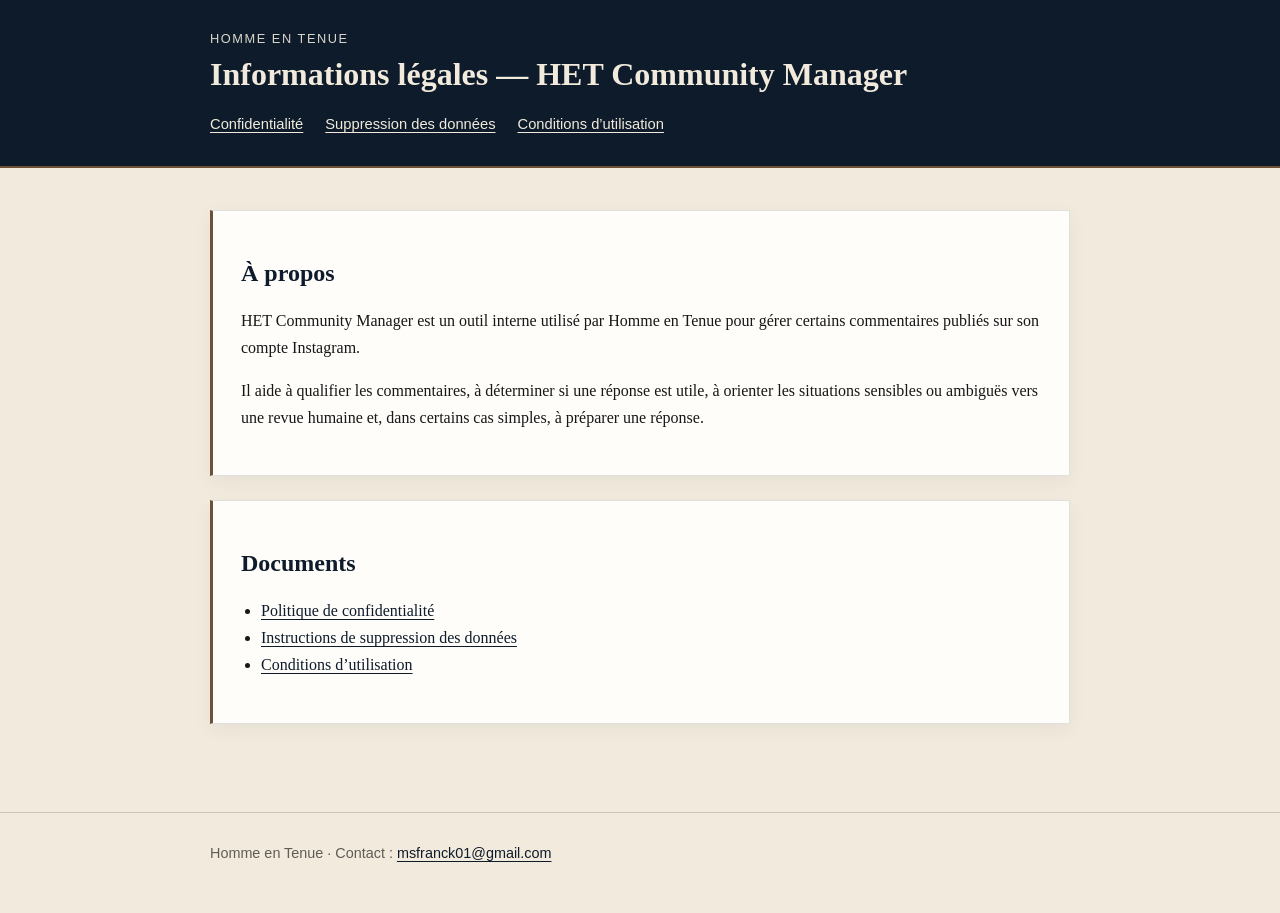
<file: index.html>
<!doctype html>
<html lang="fr">
<head>
<meta charset="utf-8">
<meta name="viewport" content="width=device-width,initial-scale=1">
<title>Homme en Tenue — Informations légales HET Community Manager</title>
<meta name="description" content="Pages légales de HET Community Manager : confidentialité, suppression des données et conditions d’utilisation.">
<link rel="stylesheet" href="./styles.css">
</head>
<body>
<header><div class="wrap">
<div class="brand">Homme en Tenue</div>
<h1>Informations légales — HET Community Manager</h1>
<nav>
<a href="./privacy/">Confidentialité</a>
<a href="./data-deletion/">Suppression des données</a>
<a href="./terms/">Conditions d’utilisation</a>
</nav>
</div></header>
<main><div class="wrap">
<section class="card">
<h2>À propos</h2>
<p>HET Community Manager est un outil interne utilisé par Homme en Tenue pour gérer certains commentaires publiés sur son compte Instagram.</p>
<p>Il aide à qualifier les commentaires, à déterminer si une réponse est utile, à orienter les situations sensibles ou ambiguës vers une revue humaine et, dans certains cas simples, à préparer une réponse.</p>
</section>
<section class="card">
<h2>Documents</h2>
<ul>
<li><a href="./privacy/">Politique de confidentialité</a></li>
<li><a href="./data-deletion/">Instructions de suppression des données</a></li>
<li><a href="./terms/">Conditions d’utilisation</a></li>
</ul>
</section>
</div></main>
<footer><div class="wrap">Homme en Tenue · Contact : <a href="mailto:msfranck01@gmail.com">msfranck01@gmail.com</a></div></footer>
</body></html>
</file>
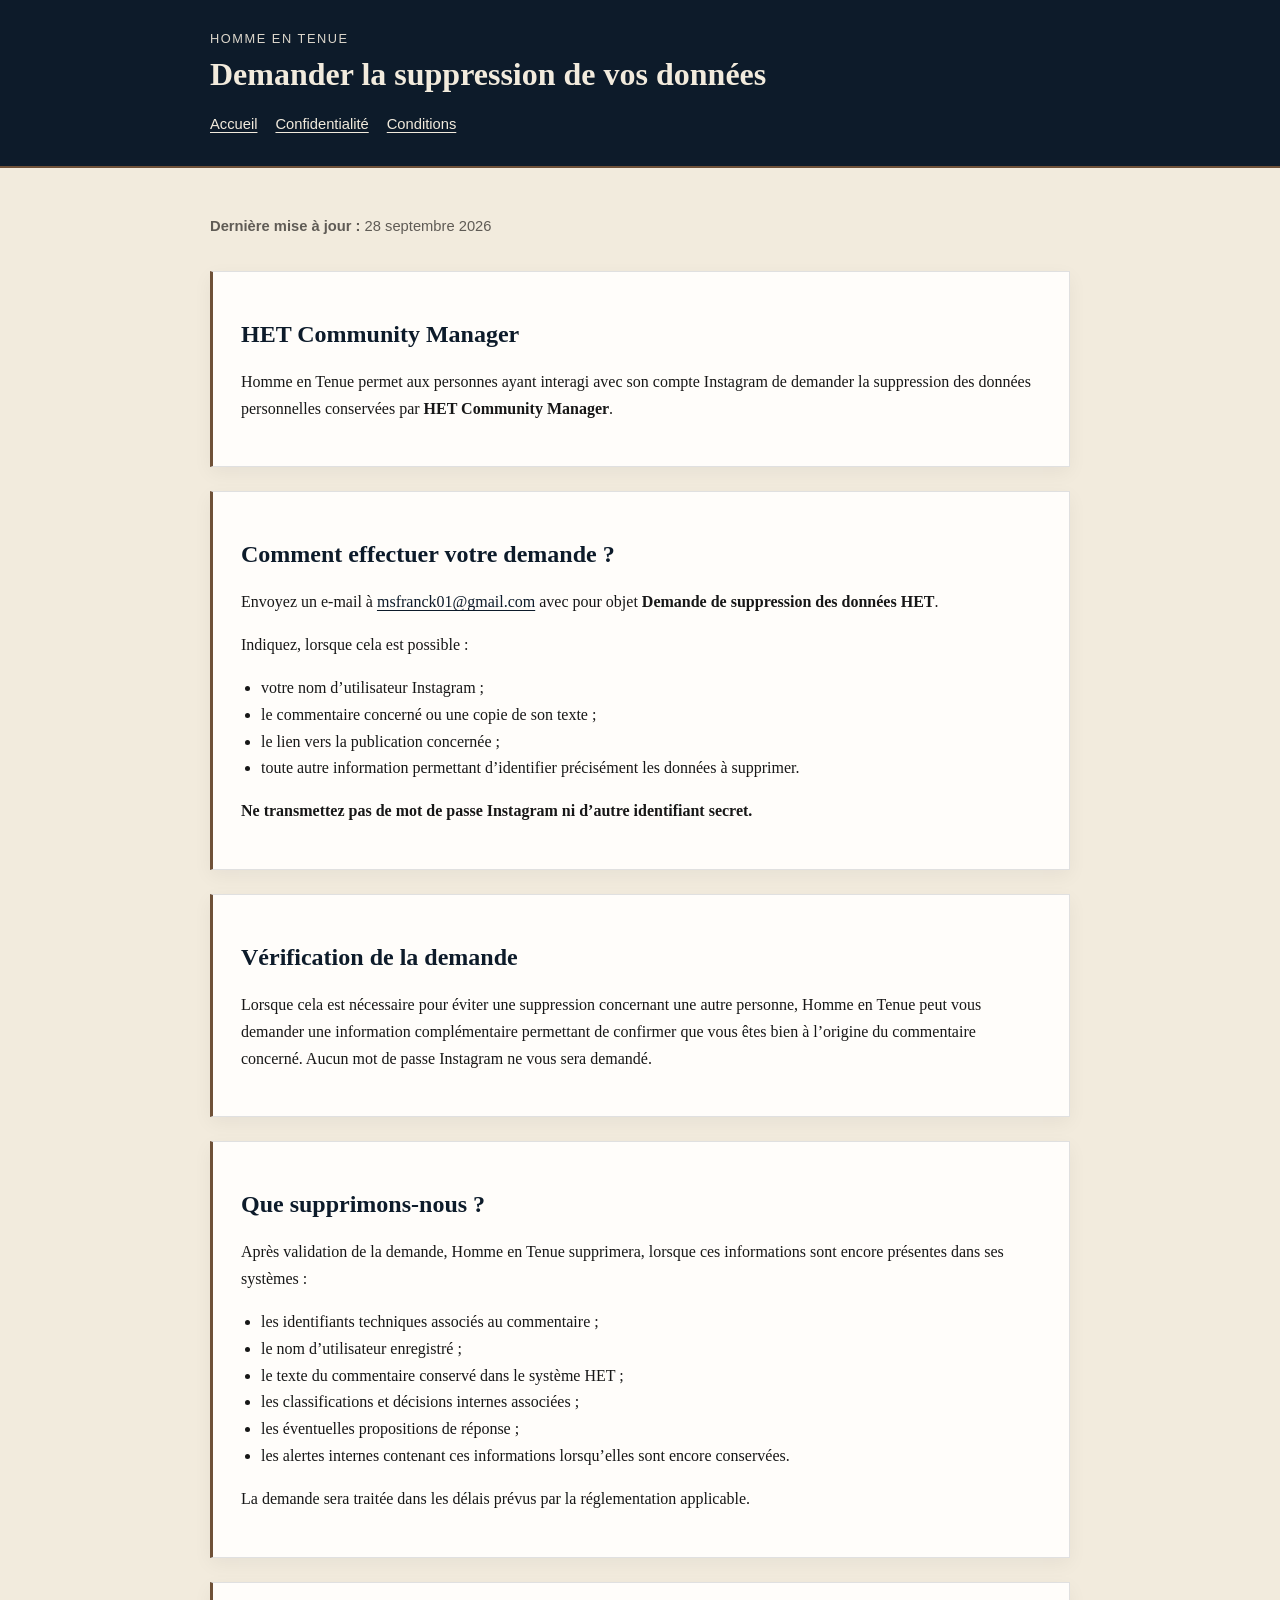
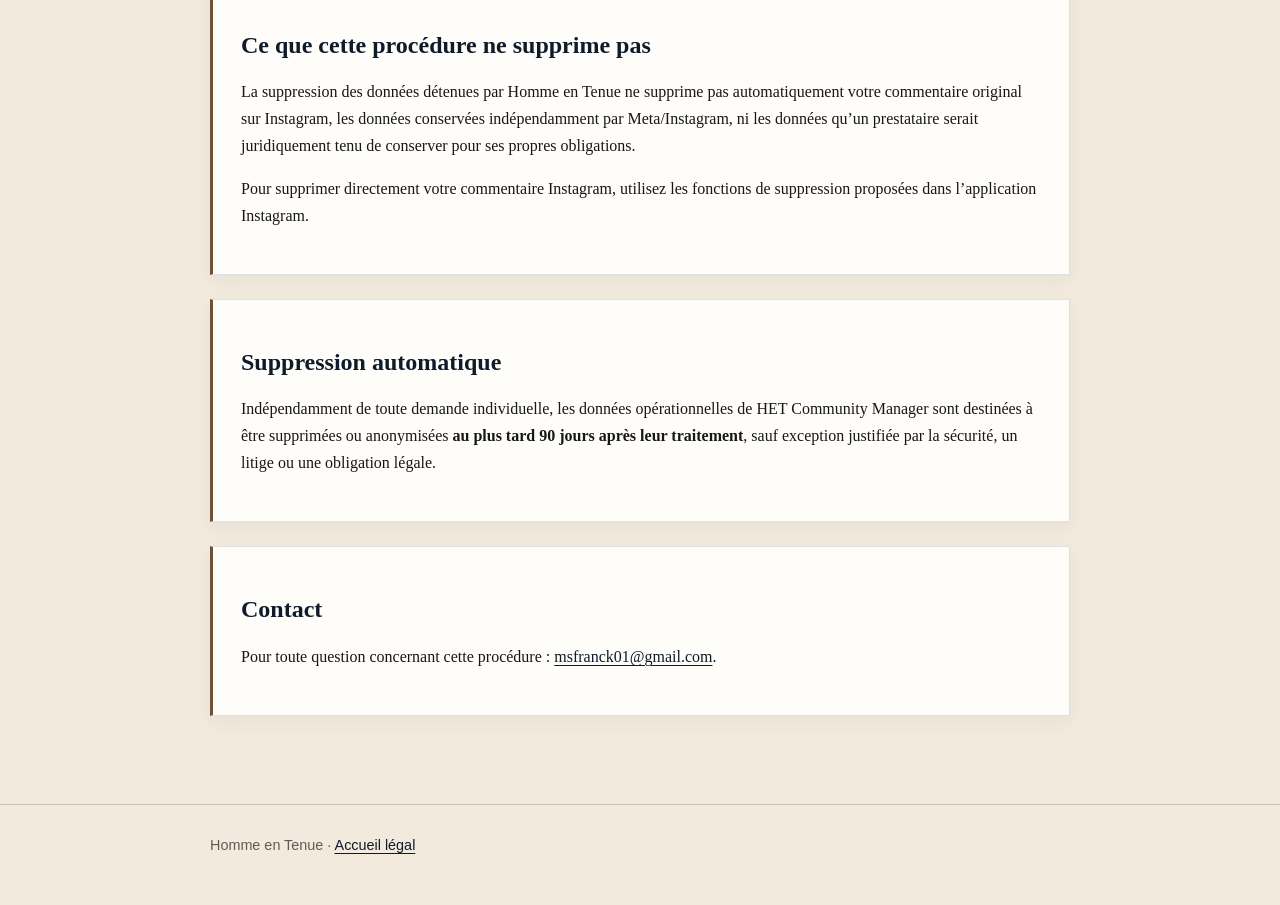
<file: data-deletion/index.html>
<!doctype html>
<html lang="fr">
<head>
<meta charset="utf-8">
<meta name="viewport" content="width=device-width,initial-scale=1">
<title>Suppression des données — Homme en Tenue</title>
<meta name="description" content="Instructions pour demander la suppression des données traitées par HET Community Manager.">
<link rel="stylesheet" href="../styles.css">
</head>
<body>
<header><div class="wrap">
<div class="brand">Homme en Tenue</div>
<h1>Demander la suppression de vos données</h1>
<nav><a href="../">Accueil</a><a href="../privacy/">Confidentialité</a><a href="../terms/">Conditions</a></nav>
</div></header>
<main><div class="wrap">
<p class="meta"><strong>Dernière mise à jour :</strong> 28 septembre 2026</p>
<section class="card">
<h2>HET Community Manager</h2>
<p>Homme en Tenue permet aux personnes ayant interagi avec son compte Instagram de demander la suppression des données personnelles conservées par <strong>HET Community Manager</strong>.</p>
</section>
<section class="card">
<h2>Comment effectuer votre demande ?</h2>
<p>Envoyez un e-mail à <a href="mailto:msfranck01@gmail.com">msfranck01@gmail.com</a> avec pour objet <strong>Demande de suppression des données HET</strong>.</p>
<p>Indiquez, lorsque cela est possible :</p>
<ul>
<li>votre nom d’utilisateur Instagram ;</li>
<li>le commentaire concerné ou une copie de son texte ;</li>
<li>le lien vers la publication concernée ;</li>
<li>toute autre information permettant d’identifier précisément les données à supprimer.</li>
</ul>
<p><strong>Ne transmettez pas de mot de passe Instagram ni d’autre identifiant secret.</strong></p>
</section>
<section class="card">
<h2>Vérification de la demande</h2>
<p>Lorsque cela est nécessaire pour éviter une suppression concernant une autre personne, Homme en Tenue peut vous demander une information complémentaire permettant de confirmer que vous êtes bien à l’origine du commentaire concerné. Aucun mot de passe Instagram ne vous sera demandé.</p>
</section>
<section class="card">
<h2>Que supprimons-nous ?</h2>
<p>Après validation de la demande, Homme en Tenue supprimera, lorsque ces informations sont encore présentes dans ses systèmes :</p>
<ul>
<li>les identifiants techniques associés au commentaire ;</li>
<li>le nom d’utilisateur enregistré ;</li>
<li>le texte du commentaire conservé dans le système HET ;</li>
<li>les classifications et décisions internes associées ;</li>
<li>les éventuelles propositions de réponse ;</li>
<li>les alertes internes contenant ces informations lorsqu’elles sont encore conservées.</li>
</ul>
<p>La demande sera traitée dans les délais prévus par la réglementation applicable.</p>
</section>
<section class="card">
<h2>Ce que cette procédure ne supprime pas</h2>
<p>La suppression des données détenues par Homme en Tenue ne supprime pas automatiquement votre commentaire original sur Instagram, les données conservées indépendamment par Meta/Instagram, ni les données qu’un prestataire serait juridiquement tenu de conserver pour ses propres obligations.</p>
<p>Pour supprimer directement votre commentaire Instagram, utilisez les fonctions de suppression proposées dans l’application Instagram.</p>
</section>
<section class="card">
<h2>Suppression automatique</h2>
<p>Indépendamment de toute demande individuelle, les données opérationnelles de HET Community Manager sont destinées à être supprimées ou anonymisées <strong>au plus tard 90 jours après leur traitement</strong>, sauf exception justifiée par la sécurité, un litige ou une obligation légale.</p>
</section>
<section class="card">
<h2>Contact</h2>
<p>Pour toute question concernant cette procédure : <a href="mailto:msfranck01@gmail.com">msfranck01@gmail.com</a>.</p>
</section>
</div></main>
<footer><div class="wrap">Homme en Tenue · <a href="../">Accueil légal</a></div></footer>
</body></html>
</file>
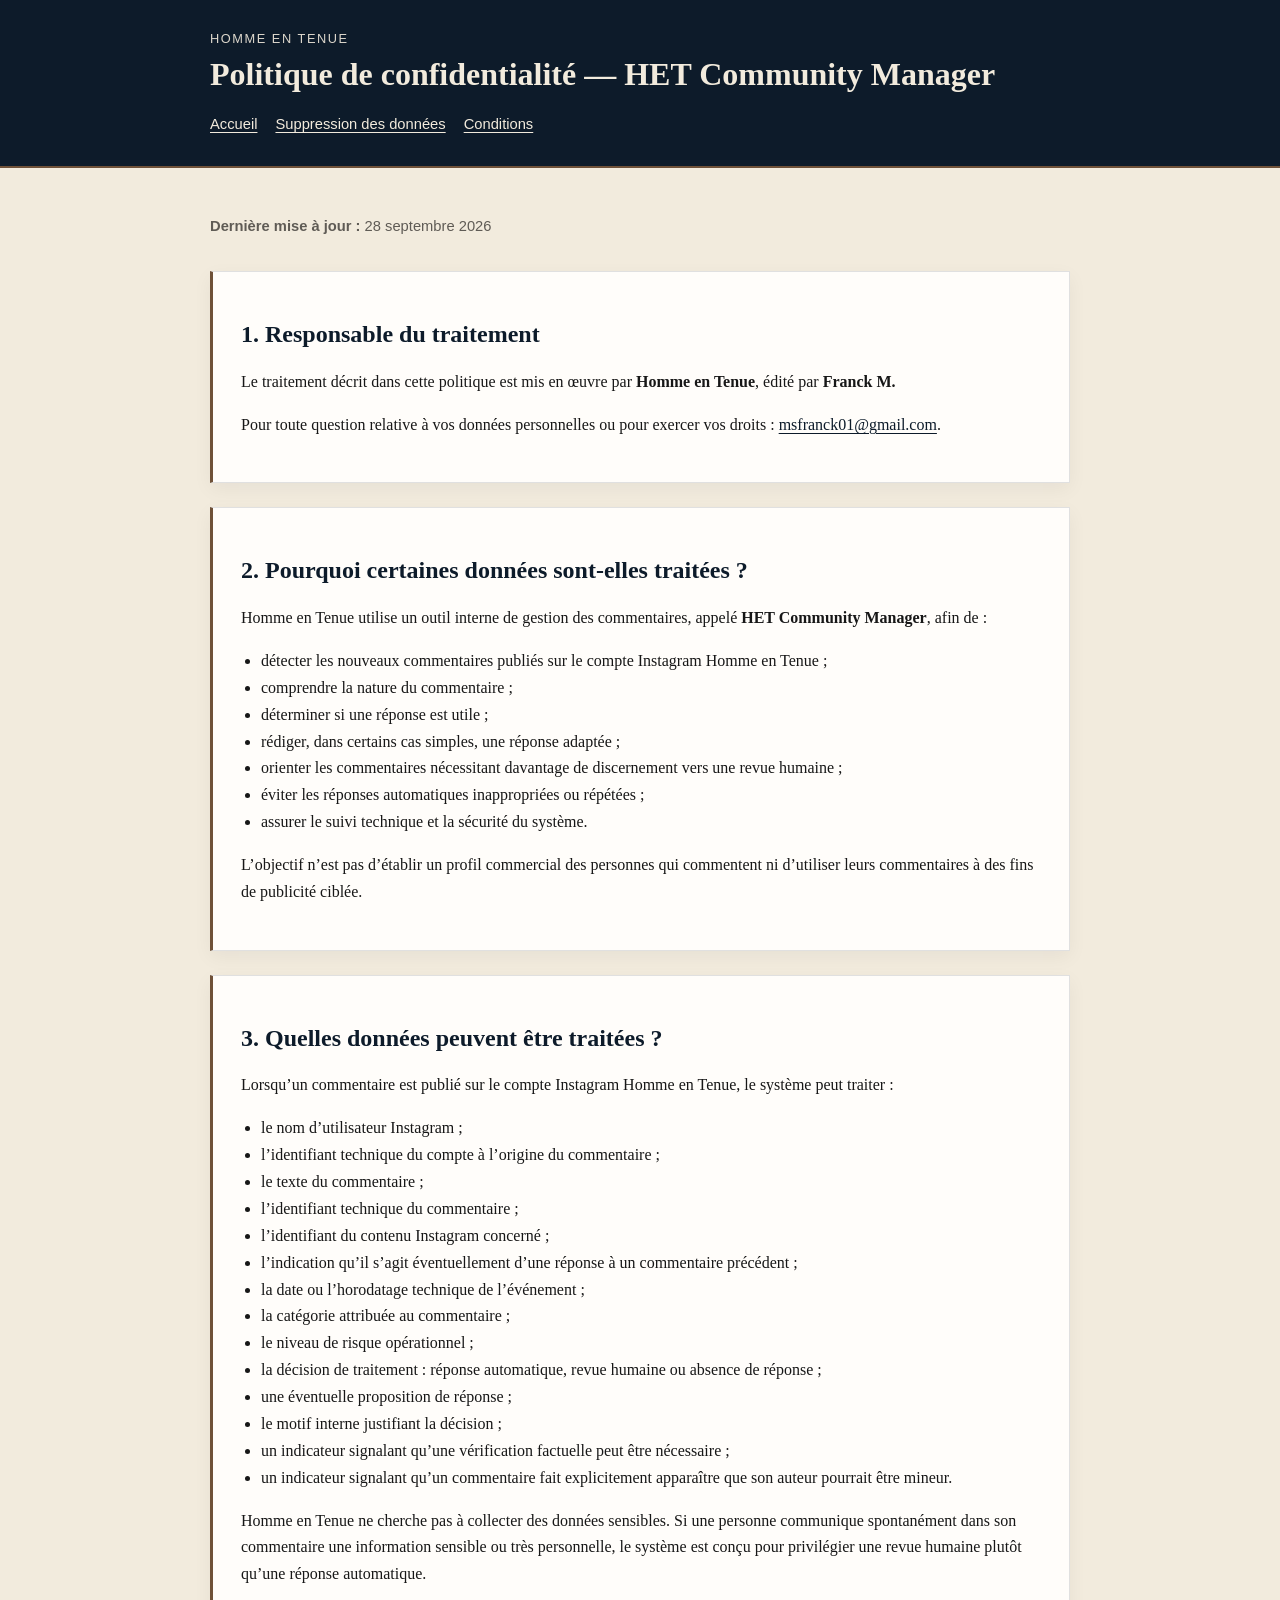
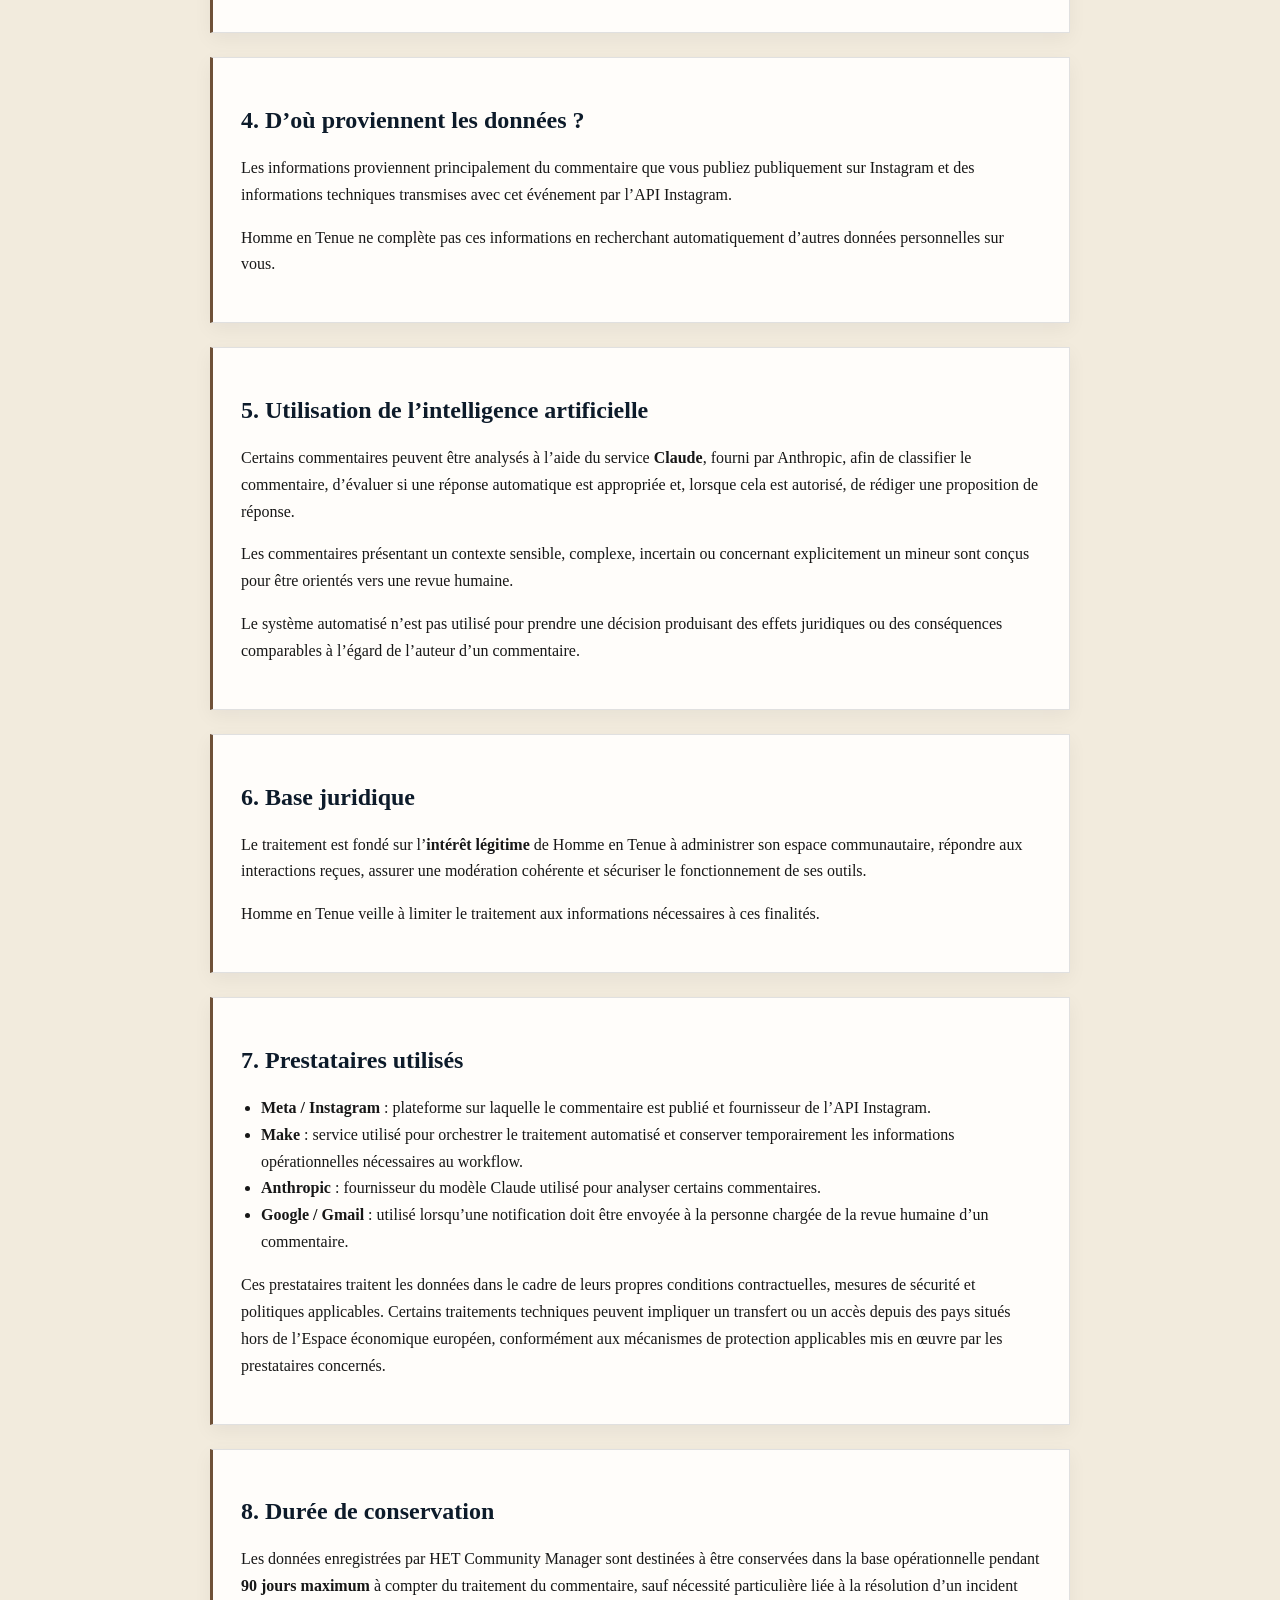
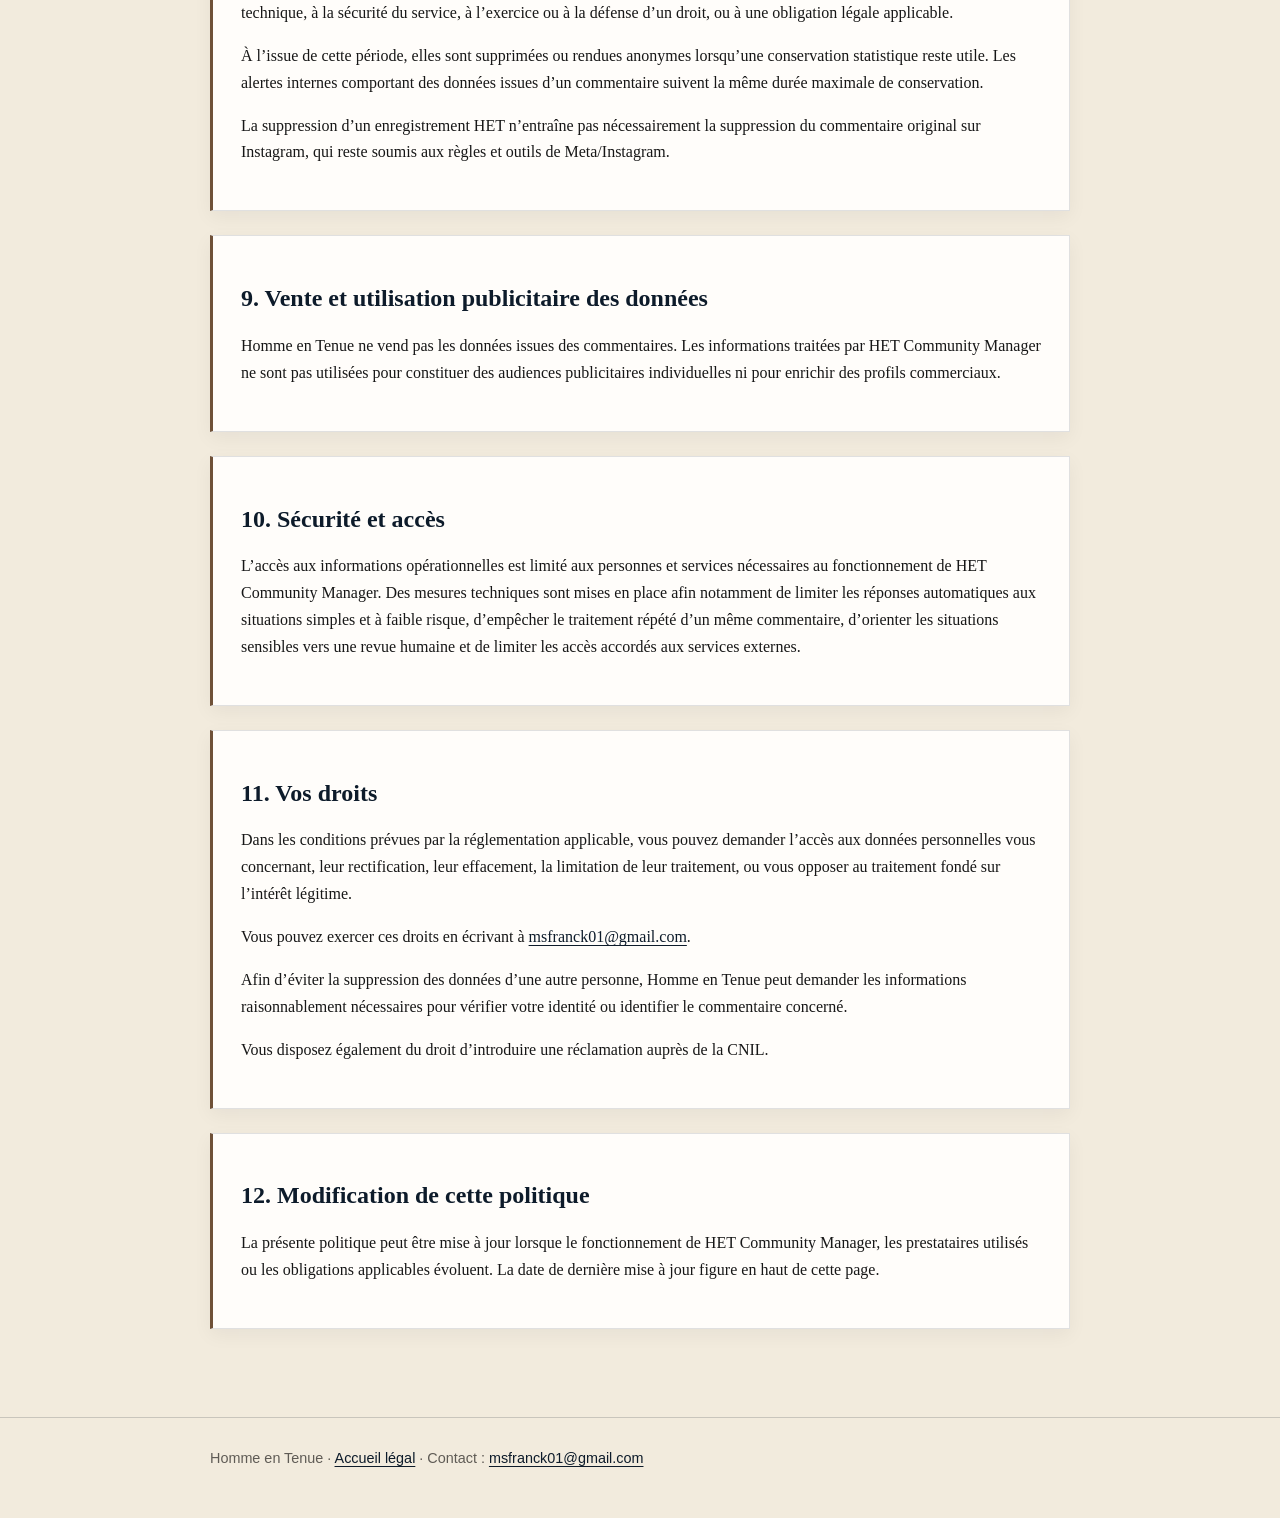
<file: privacy/index.html>
<!doctype html>
<html lang="fr">
<head>
<meta charset="utf-8">
<meta name="viewport" content="width=device-width,initial-scale=1">
<title>Politique de confidentialité — Homme en Tenue</title>
<meta name="description" content="Politique de confidentialité de HET Community Manager.">
<link rel="stylesheet" href="../styles.css">
</head>
<body>
<header><div class="wrap">
<div class="brand">Homme en Tenue</div>
<h1>Politique de confidentialité — HET Community Manager</h1>
<nav><a href="../">Accueil</a><a href="../data-deletion/">Suppression des données</a><a href="../terms/">Conditions</a></nav>
</div></header>
<main><div class="wrap">
<p class="meta"><strong>Dernière mise à jour :</strong> 28 septembre 2026</p>

<section class="card">
<h2>1. Responsable du traitement</h2>
<p>Le traitement décrit dans cette politique est mis en œuvre par <strong>Homme en Tenue</strong>, édité par <strong>Franck M.</strong></p>
<p>Pour toute question relative à vos données personnelles ou pour exercer vos droits : <a href="mailto:msfranck01@gmail.com">msfranck01@gmail.com</a>.</p>
</section>

<section class="card">
<h2>2. Pourquoi certaines données sont-elles traitées ?</h2>
<p>Homme en Tenue utilise un outil interne de gestion des commentaires, appelé <strong>HET Community Manager</strong>, afin de :</p>
<ul>
<li>détecter les nouveaux commentaires publiés sur le compte Instagram Homme en Tenue ;</li>
<li>comprendre la nature du commentaire ;</li>
<li>déterminer si une réponse est utile ;</li>
<li>rédiger, dans certains cas simples, une réponse adaptée ;</li>
<li>orienter les commentaires nécessitant davantage de discernement vers une revue humaine ;</li>
<li>éviter les réponses automatiques inappropriées ou répétées ;</li>
<li>assurer le suivi technique et la sécurité du système.</li>
</ul>
<p>L’objectif n’est pas d’établir un profil commercial des personnes qui commentent ni d’utiliser leurs commentaires à des fins de publicité ciblée.</p>
</section>

<section class="card">
<h2>3. Quelles données peuvent être traitées ?</h2>
<p>Lorsqu’un commentaire est publié sur le compte Instagram Homme en Tenue, le système peut traiter :</p>
<ul>
<li>le nom d’utilisateur Instagram ;</li>
<li>l’identifiant technique du compte à l’origine du commentaire ;</li>
<li>le texte du commentaire ;</li>
<li>l’identifiant technique du commentaire ;</li>
<li>l’identifiant du contenu Instagram concerné ;</li>
<li>l’indication qu’il s’agit éventuellement d’une réponse à un commentaire précédent ;</li>
<li>la date ou l’horodatage technique de l’événement ;</li>
<li>la catégorie attribuée au commentaire ;</li>
<li>le niveau de risque opérationnel ;</li>
<li>la décision de traitement : réponse automatique, revue humaine ou absence de réponse ;</li>
<li>une éventuelle proposition de réponse ;</li>
<li>le motif interne justifiant la décision ;</li>
<li>un indicateur signalant qu’une vérification factuelle peut être nécessaire ;</li>
<li>un indicateur signalant qu’un commentaire fait explicitement apparaître que son auteur pourrait être mineur.</li>
</ul>
<p>Homme en Tenue ne cherche pas à collecter des données sensibles. Si une personne communique spontanément dans son commentaire une information sensible ou très personnelle, le système est conçu pour privilégier une revue humaine plutôt qu’une réponse automatique.</p>
</section>

<section class="card">
<h2>4. D’où proviennent les données ?</h2>
<p>Les informations proviennent principalement du commentaire que vous publiez publiquement sur Instagram et des informations techniques transmises avec cet événement par l’API Instagram.</p>
<p>Homme en Tenue ne complète pas ces informations en recherchant automatiquement d’autres données personnelles sur vous.</p>
</section>

<section class="card">
<h2>5. Utilisation de l’intelligence artificielle</h2>
<p>Certains commentaires peuvent être analysés à l’aide du service <strong>Claude</strong>, fourni par Anthropic, afin de classifier le commentaire, d’évaluer si une réponse automatique est appropriée et, lorsque cela est autorisé, de rédiger une proposition de réponse.</p>
<p>Les commentaires présentant un contexte sensible, complexe, incertain ou concernant explicitement un mineur sont conçus pour être orientés vers une revue humaine.</p>
<p>Le système automatisé n’est pas utilisé pour prendre une décision produisant des effets juridiques ou des conséquences comparables à l’égard de l’auteur d’un commentaire.</p>
</section>

<section class="card">
<h2>6. Base juridique</h2>
<p>Le traitement est fondé sur l’<strong>intérêt légitime</strong> de Homme en Tenue à administrer son espace communautaire, répondre aux interactions reçues, assurer une modération cohérente et sécuriser le fonctionnement de ses outils.</p>
<p>Homme en Tenue veille à limiter le traitement aux informations nécessaires à ces finalités.</p>
</section>

<section class="card">
<h2>7. Prestataires utilisés</h2>
<ul>
<li><strong>Meta / Instagram</strong> : plateforme sur laquelle le commentaire est publié et fournisseur de l’API Instagram.</li>
<li><strong>Make</strong> : service utilisé pour orchestrer le traitement automatisé et conserver temporairement les informations opérationnelles nécessaires au workflow.</li>
<li><strong>Anthropic</strong> : fournisseur du modèle Claude utilisé pour analyser certains commentaires.</li>
<li><strong>Google / Gmail</strong> : utilisé lorsqu’une notification doit être envoyée à la personne chargée de la revue humaine d’un commentaire.</li>
</ul>
<p>Ces prestataires traitent les données dans le cadre de leurs propres conditions contractuelles, mesures de sécurité et politiques applicables. Certains traitements techniques peuvent impliquer un transfert ou un accès depuis des pays situés hors de l’Espace économique européen, conformément aux mécanismes de protection applicables mis en œuvre par les prestataires concernés.</p>
</section>

<section class="card">
<h2>8. Durée de conservation</h2>
<p>Les données enregistrées par HET Community Manager sont destinées à être conservées dans la base opérationnelle pendant <strong>90 jours maximum</strong> à compter du traitement du commentaire, sauf nécessité particulière liée à la résolution d’un incident technique, à la sécurité du service, à l’exercice ou à la défense d’un droit, ou à une obligation légale applicable.</p>
<p>À l’issue de cette période, elles sont supprimées ou rendues anonymes lorsqu’une conservation statistique reste utile. Les alertes internes comportant des données issues d’un commentaire suivent la même durée maximale de conservation.</p>
<p>La suppression d’un enregistrement HET n’entraîne pas nécessairement la suppression du commentaire original sur Instagram, qui reste soumis aux règles et outils de Meta/Instagram.</p>
</section>

<section class="card">
<h2>9. Vente et utilisation publicitaire des données</h2>
<p>Homme en Tenue ne vend pas les données issues des commentaires. Les informations traitées par HET Community Manager ne sont pas utilisées pour constituer des audiences publicitaires individuelles ni pour enrichir des profils commerciaux.</p>
</section>

<section class="card">
<h2>10. Sécurité et accès</h2>
<p>L’accès aux informations opérationnelles est limité aux personnes et services nécessaires au fonctionnement de HET Community Manager. Des mesures techniques sont mises en place afin notamment de limiter les réponses automatiques aux situations simples et à faible risque, d’empêcher le traitement répété d’un même commentaire, d’orienter les situations sensibles vers une revue humaine et de limiter les accès accordés aux services externes.</p>
</section>

<section class="card">
<h2>11. Vos droits</h2>
<p>Dans les conditions prévues par la réglementation applicable, vous pouvez demander l’accès aux données personnelles vous concernant, leur rectification, leur effacement, la limitation de leur traitement, ou vous opposer au traitement fondé sur l’intérêt légitime.</p>
<p>Vous pouvez exercer ces droits en écrivant à <a href="mailto:msfranck01@gmail.com">msfranck01@gmail.com</a>.</p>
<p>Afin d’éviter la suppression des données d’une autre personne, Homme en Tenue peut demander les informations raisonnablement nécessaires pour vérifier votre identité ou identifier le commentaire concerné.</p>
<p>Vous disposez également du droit d’introduire une réclamation auprès de la CNIL.</p>
</section>

<section class="card">
<h2>12. Modification de cette politique</h2>
<p>La présente politique peut être mise à jour lorsque le fonctionnement de HET Community Manager, les prestataires utilisés ou les obligations applicables évoluent. La date de dernière mise à jour figure en haut de cette page.</p>
</section>
</div></main>
<footer><div class="wrap">Homme en Tenue · <a href="../">Accueil légal</a> · Contact : <a href="mailto:msfranck01@gmail.com">msfranck01@gmail.com</a></div></footer>
</body></html>
</file>
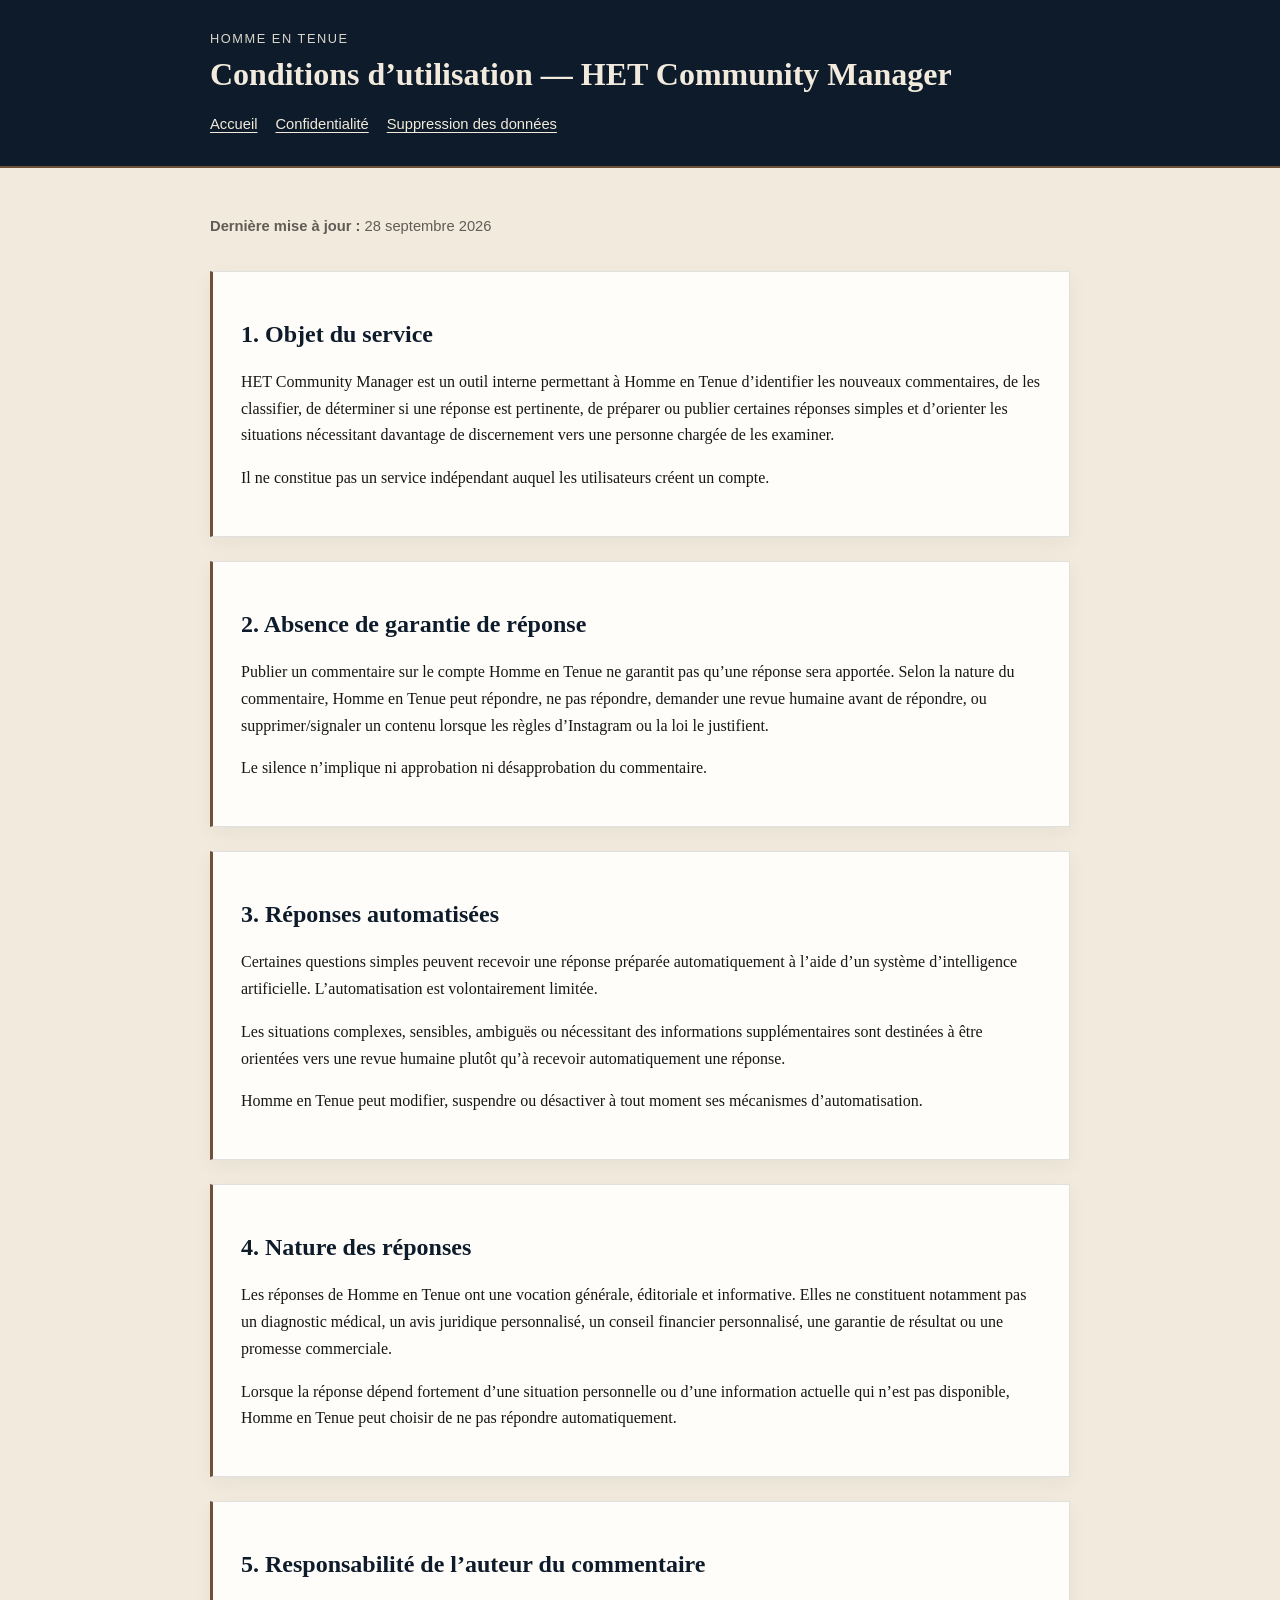
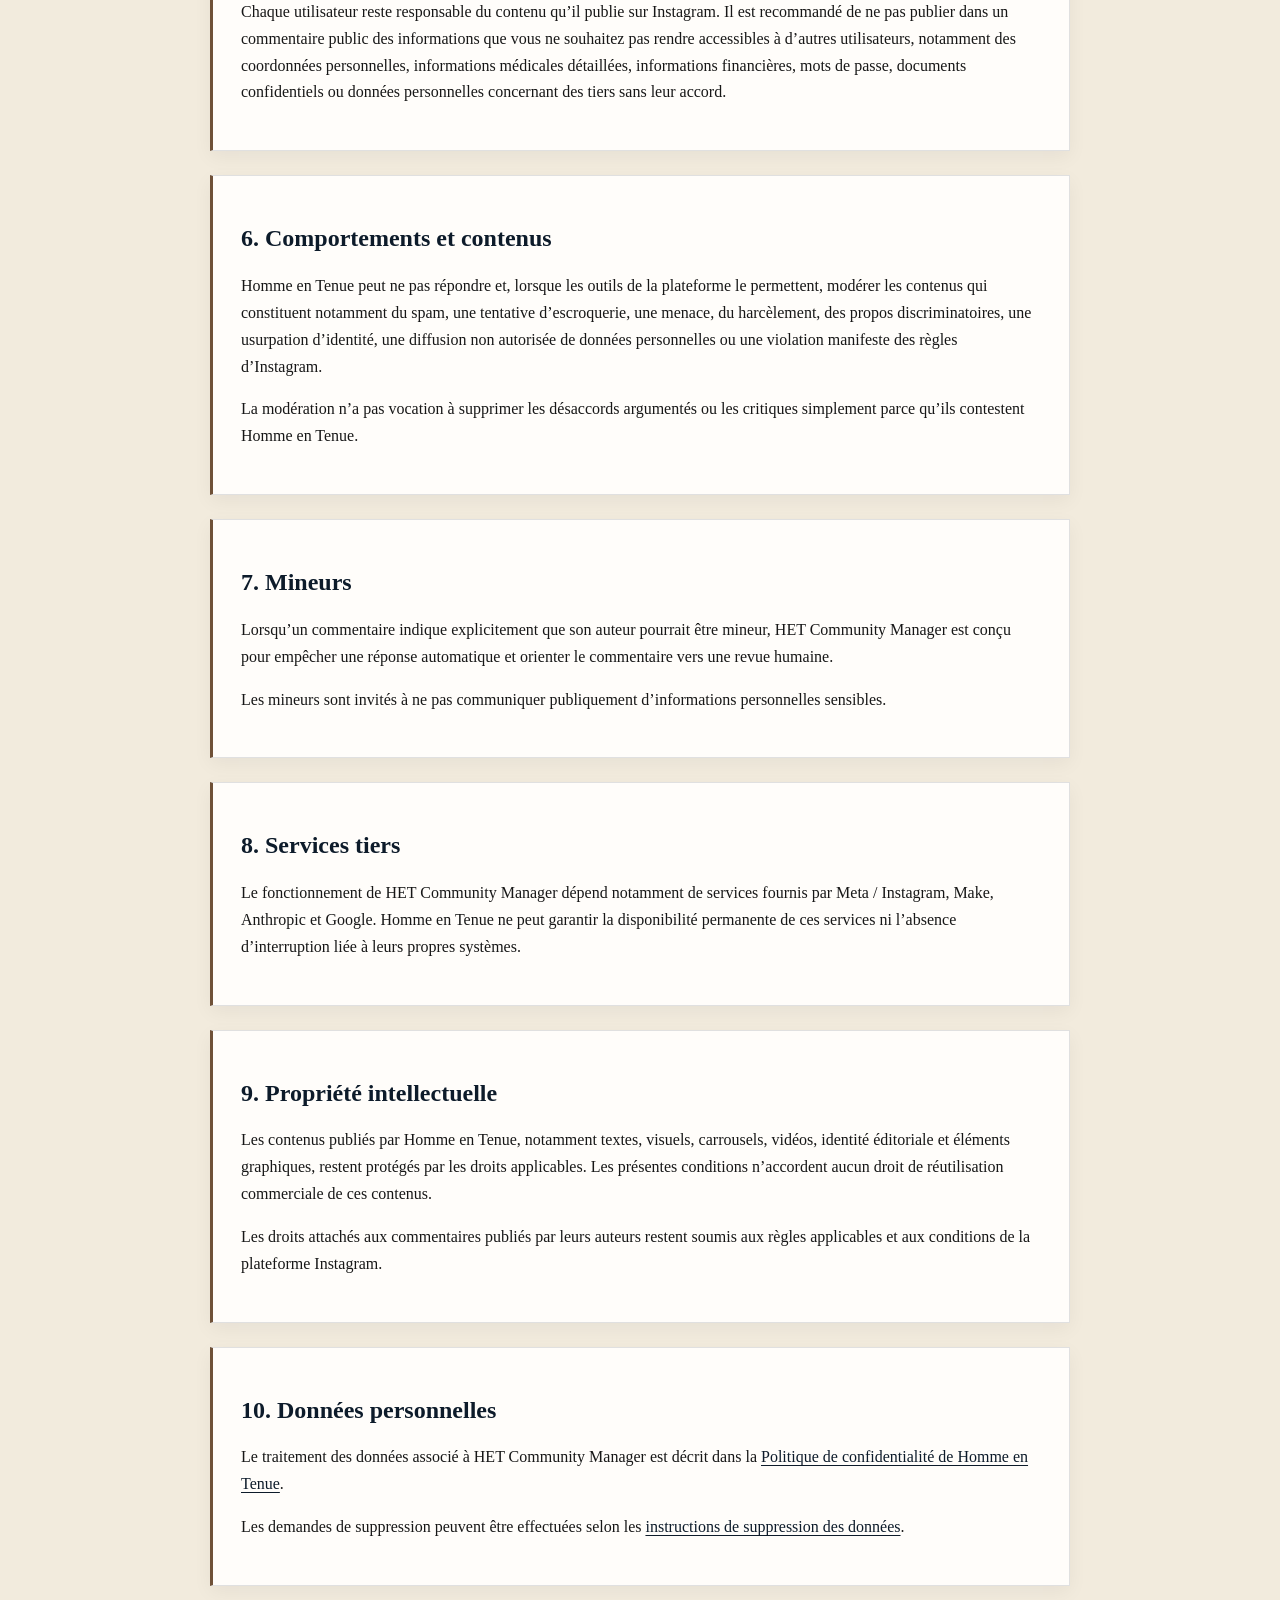
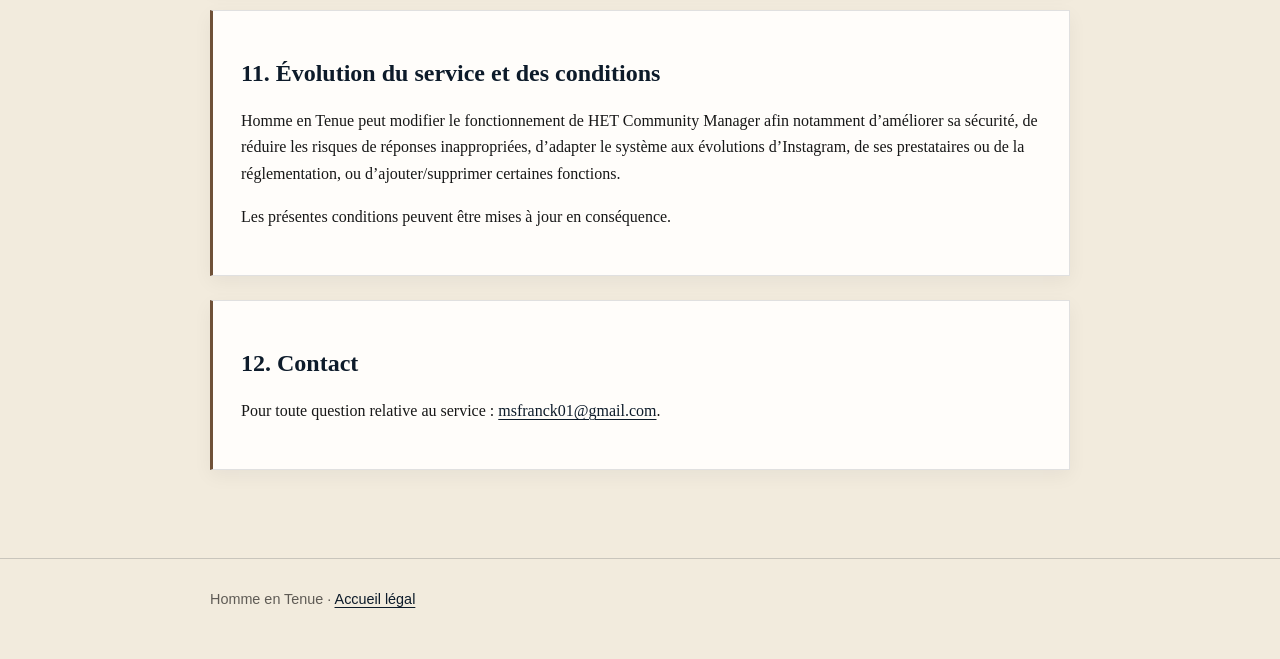
<file: terms/index.html>
<!doctype html>
<html lang="fr">
<head>
<meta charset="utf-8">
<meta name="viewport" content="width=device-width,initial-scale=1">
<title>Conditions d’utilisation — Homme en Tenue</title>
<meta name="description" content="Conditions d’utilisation de HET Community Manager.">
<link rel="stylesheet" href="../styles.css">
</head>
<body>
<header><div class="wrap">
<div class="brand">Homme en Tenue</div>
<h1>Conditions d’utilisation — HET Community Manager</h1>
<nav><a href="../">Accueil</a><a href="../privacy/">Confidentialité</a><a href="../data-deletion/">Suppression des données</a></nav>
</div></header>
<main><div class="wrap">
<p class="meta"><strong>Dernière mise à jour :</strong> 28 septembre 2026</p>
<section class="card"><h2>1. Objet du service</h2><p>HET Community Manager est un outil interne permettant à Homme en Tenue d’identifier les nouveaux commentaires, de les classifier, de déterminer si une réponse est pertinente, de préparer ou publier certaines réponses simples et d’orienter les situations nécessitant davantage de discernement vers une personne chargée de les examiner.</p><p>Il ne constitue pas un service indépendant auquel les utilisateurs créent un compte.</p></section>
<section class="card"><h2>2. Absence de garantie de réponse</h2><p>Publier un commentaire sur le compte Homme en Tenue ne garantit pas qu’une réponse sera apportée. Selon la nature du commentaire, Homme en Tenue peut répondre, ne pas répondre, demander une revue humaine avant de répondre, ou supprimer/signaler un contenu lorsque les règles d’Instagram ou la loi le justifient.</p><p>Le silence n’implique ni approbation ni désapprobation du commentaire.</p></section>
<section class="card"><h2>3. Réponses automatisées</h2><p>Certaines questions simples peuvent recevoir une réponse préparée automatiquement à l’aide d’un système d’intelligence artificielle. L’automatisation est volontairement limitée.</p><p>Les situations complexes, sensibles, ambiguës ou nécessitant des informations supplémentaires sont destinées à être orientées vers une revue humaine plutôt qu’à recevoir automatiquement une réponse.</p><p>Homme en Tenue peut modifier, suspendre ou désactiver à tout moment ses mécanismes d’automatisation.</p></section>
<section class="card"><h2>4. Nature des réponses</h2><p>Les réponses de Homme en Tenue ont une vocation générale, éditoriale et informative. Elles ne constituent notamment pas un diagnostic médical, un avis juridique personnalisé, un conseil financier personnalisé, une garantie de résultat ou une promesse commerciale.</p><p>Lorsque la réponse dépend fortement d’une situation personnelle ou d’une information actuelle qui n’est pas disponible, Homme en Tenue peut choisir de ne pas répondre automatiquement.</p></section>
<section class="card"><h2>5. Responsabilité de l’auteur du commentaire</h2><p>Chaque utilisateur reste responsable du contenu qu’il publie sur Instagram. Il est recommandé de ne pas publier dans un commentaire public des informations que vous ne souhaitez pas rendre accessibles à d’autres utilisateurs, notamment des coordonnées personnelles, informations médicales détaillées, informations financières, mots de passe, documents confidentiels ou données personnelles concernant des tiers sans leur accord.</p></section>
<section class="card"><h2>6. Comportements et contenus</h2><p>Homme en Tenue peut ne pas répondre et, lorsque les outils de la plateforme le permettent, modérer les contenus qui constituent notamment du spam, une tentative d’escroquerie, une menace, du harcèlement, des propos discriminatoires, une usurpation d’identité, une diffusion non autorisée de données personnelles ou une violation manifeste des règles d’Instagram.</p><p>La modération n’a pas vocation à supprimer les désaccords argumentés ou les critiques simplement parce qu’ils contestent Homme en Tenue.</p></section>
<section class="card"><h2>7. Mineurs</h2><p>Lorsqu’un commentaire indique explicitement que son auteur pourrait être mineur, HET Community Manager est conçu pour empêcher une réponse automatique et orienter le commentaire vers une revue humaine.</p><p>Les mineurs sont invités à ne pas communiquer publiquement d’informations personnelles sensibles.</p></section>
<section class="card"><h2>8. Services tiers</h2><p>Le fonctionnement de HET Community Manager dépend notamment de services fournis par Meta / Instagram, Make, Anthropic et Google. Homme en Tenue ne peut garantir la disponibilité permanente de ces services ni l’absence d’interruption liée à leurs propres systèmes.</p></section>
<section class="card"><h2>9. Propriété intellectuelle</h2><p>Les contenus publiés par Homme en Tenue, notamment textes, visuels, carrousels, vidéos, identité éditoriale et éléments graphiques, restent protégés par les droits applicables. Les présentes conditions n’accordent aucun droit de réutilisation commerciale de ces contenus.</p><p>Les droits attachés aux commentaires publiés par leurs auteurs restent soumis aux règles applicables et aux conditions de la plateforme Instagram.</p></section>
<section class="card"><h2>10. Données personnelles</h2><p>Le traitement des données associé à HET Community Manager est décrit dans la <a href="../privacy/">Politique de confidentialité de Homme en Tenue</a>.</p><p>Les demandes de suppression peuvent être effectuées selon les <a href="../data-deletion/">instructions de suppression des données</a>.</p></section>
<section class="card"><h2>11. Évolution du service et des conditions</h2><p>Homme en Tenue peut modifier le fonctionnement de HET Community Manager afin notamment d’améliorer sa sécurité, de réduire les risques de réponses inappropriées, d’adapter le système aux évolutions d’Instagram, de ses prestataires ou de la réglementation, ou d’ajouter/supprimer certaines fonctions.</p><p>Les présentes conditions peuvent être mises à jour en conséquence.</p></section>
<section class="card"><h2>12. Contact</h2><p>Pour toute question relative au service : <a href="mailto:msfranck01@gmail.com">msfranck01@gmail.com</a>.</p></section>
</div></main>
<footer><div class="wrap">Homme en Tenue · <a href="../">Accueil légal</a></div></footer>
</body></html>
</file>
<file: styles.css>
:root{
  --navy:#0D1B2A;
  --ivory:#F2EBDD;
  --ink:#171717;
  --stone:#9A978F;
  --leather:#6F5138;
  --paper:#fffdfa;
}
*{box-sizing:border-box}
html{scroll-behavior:smooth}
body{margin:0;background:var(--ivory);color:var(--ink);font-family:Georgia,"Times New Roman",serif;line-height:1.68}
header{background:var(--navy);color:var(--ivory);padding:28px 20px;border-bottom:2px solid var(--leather)}
.wrap{max-width:860px;margin:0 auto}
.brand{font-family:Arial,Helvetica,sans-serif;letter-spacing:.12em;text-transform:uppercase;font-size:.8rem;opacity:.9}
h1,h2,h3{color:var(--navy);line-height:1.2}
header h1{color:var(--ivory);margin:.35rem 0 0;font-size:2rem}
main{padding:42px 20px 64px}
.card{background:var(--paper);border:1px solid rgba(13,27,42,.12);border-left:3px solid var(--leather);padding:28px;margin:0 0 24px;box-shadow:0 6px 18px rgba(13,27,42,.05)}
.meta{font-family:Arial,Helvetica,sans-serif;color:#5f5b55;font-size:.92rem;margin:.25rem 0 2rem}
a{color:var(--navy);text-decoration-thickness:1px;text-underline-offset:3px}
a:hover{color:var(--leather)}
ul{padding-left:1.25rem}
footer{border-top:1px solid rgba(13,27,42,.18);padding:28px 20px 48px;color:#5f5b55;font-family:Arial,Helvetica,sans-serif;font-size:.9rem}
nav{margin-top:18px}
nav a{color:var(--ivory);margin-right:18px;font-family:Arial,Helvetica,sans-serif;font-size:.92rem}
@media(max-width:640px){header h1{font-size:1.65rem}.card{padding:22px}nav a{display:inline-block;margin-bottom:8px}}
</file>
